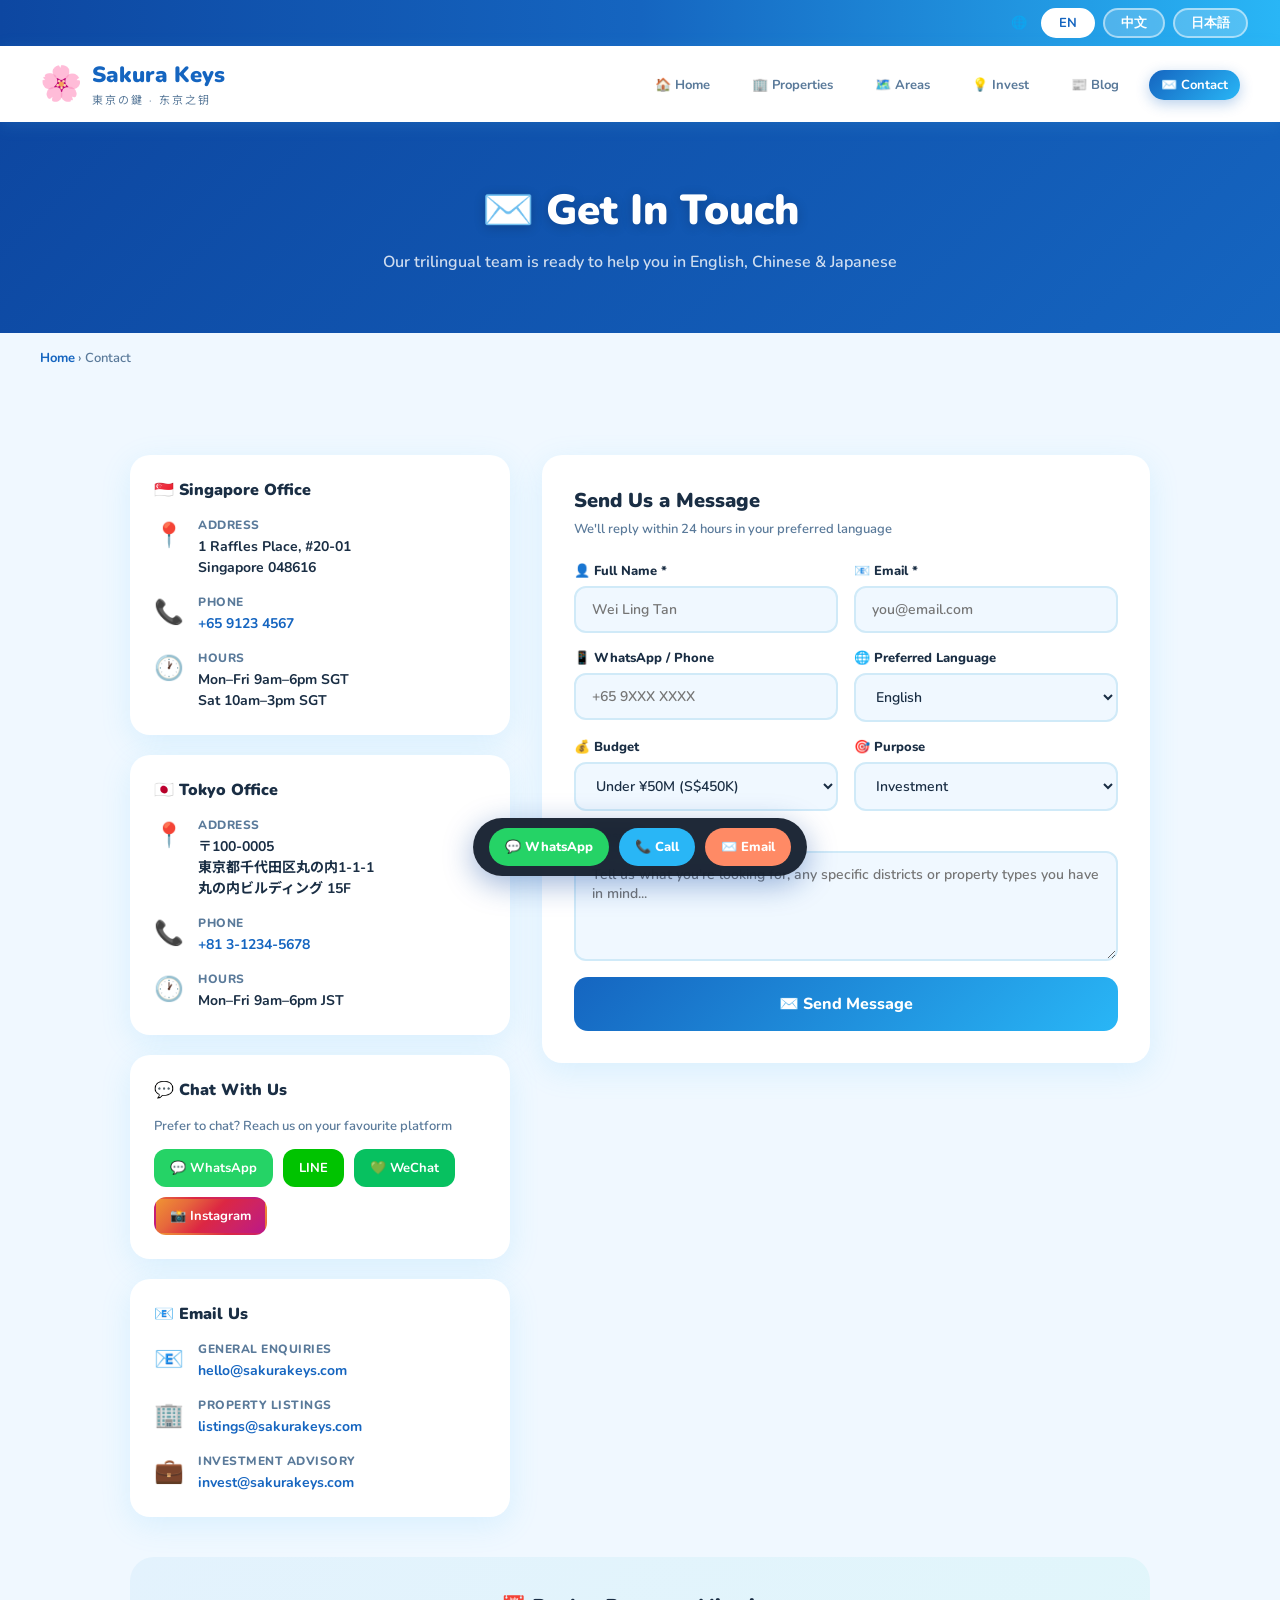
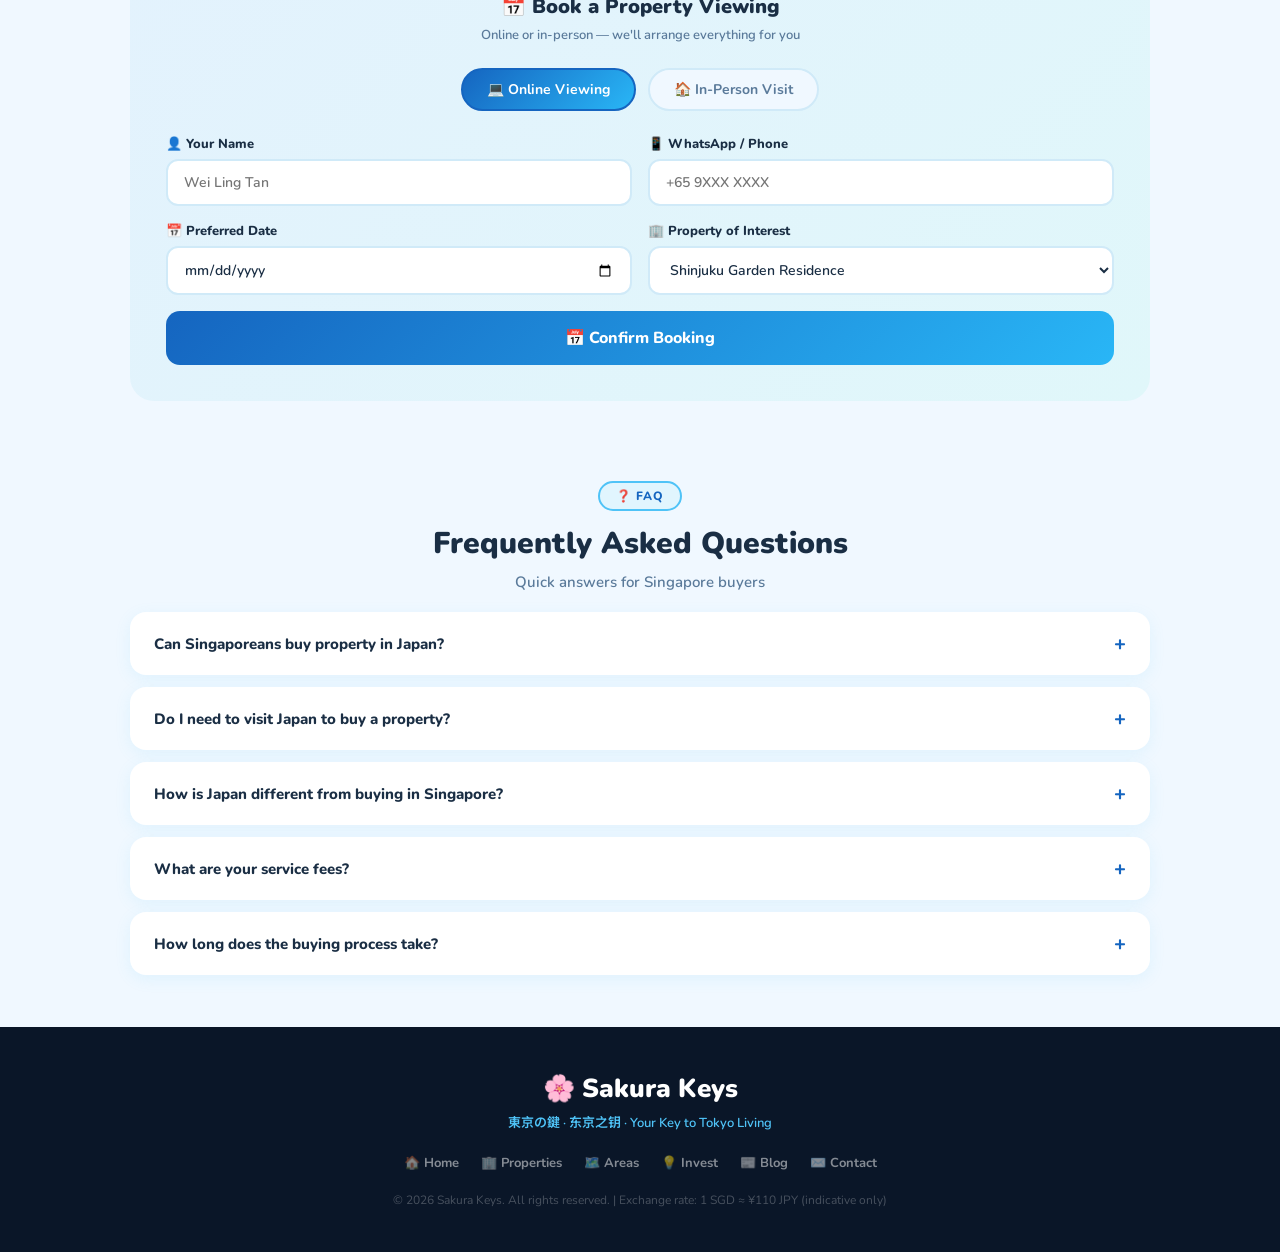
<file: contact.html>
<!DOCTYPE html>
<html lang="en">
<head>
    <meta charset="UTF-8">
    <meta name="viewport" content="width=device-width, initial-scale=1.0">
    <title>Contact | Sakura Keys 🌸</title>
    <link href="https://fonts.googleapis.com/css2?family=Nunito:wght@400;600;700;800;900&family=Noto+Sans+JP:wght@400;700&family=Noto+Sans+SC:wght@400;700&display=swap" rel="stylesheet">
    <link rel="stylesheet" href="css/style.css">
    <style>
        .contact-wrap{padding:40px;max-width:1100px;margin:0 auto}
        .contact-grid{display:grid;grid-template-columns:1fr 1.6fr;gap:32px;margin-top:32px}
        .contact-info{display:flex;flex-direction:column;gap:20px}
        .info-card{background:#fff;border-radius:20px;padding:24px;box-shadow:var(--shadow)}
        .info-card h3{font-size:16px;font-weight:900;color:var(--text);margin-bottom:16px}
        .info-item{display:flex;align-items:flex-start;gap:14px;margin-bottom:16px}
        .info-item:last-child{margin-bottom:0}
        .info-icon{font-size:24px;flex-shrink:0;margin-top:2px}
        .info-label{font-size:12px;font-weight:800;color:var(--text-mid);text-transform:uppercase;letter-spacing:0.5px;margin-bottom:3px}
        .info-value{font-size:14px;font-weight:700;color:var(--text);line-height:1.5}
        .info-value a{color:var(--sky-dark);text-decoration:none}
        .info-value a:hover{text-decoration:underline}
        .social-links{display:flex;gap:10px;flex-wrap:wrap;margin-top:4px}
        .social-btn{display:flex;align-items:center;gap:6px;padding:8px 14px;border-radius:12px;font-size:13px;font-weight:700;text-decoration:none;transition:all 0.3s;border:2px solid transparent}
        .social-btn:hover{transform:scale(1.05)}
        .social-wa{background:#25D366;color:#fff}
        .social-line{background:#00C300;color:#fff}
        .social-wechat{background:#07C160;color:#fff}
        .social-ig{background:linear-gradient(135deg,#f09433,#e6683c,#dc2743,#cc2366,#bc1888);color:#fff}
        .form-card{background:#fff;border-radius:20px;padding:32px;box-shadow:var(--shadow)}
        .form-card h3{font-size:20px;font-weight:900;color:var(--text);margin-bottom:6px}
        .form-card p{font-size:13px;color:var(--text-mid);font-weight:600;margin-bottom:24px}
        .form-row{display:grid;grid-template-columns:1fr 1fr;gap:16px;margin-bottom:16px}
        .form-group{display:flex;flex-direction:column;gap:6px;margin-bottom:16px}
        .form-group label{font-size:13px;font-weight:800;color:var(--text)}
        .form-group input,.form-group select,.form-group textarea{border:2px solid #d0eaf8;border-radius:12px;padding:12px 16px;font-size:14px;font-family:'Nunito',sans-serif;font-weight:600;color:var(--text);outline:none;transition:border 0.3s;background:var(--sky-pale)}
        .form-group input:focus,.form-group select:focus,.form-group textarea:focus{border-color:var(--sky-mid);background:#fff}
        .form-group textarea{resize:vertical;min-height:110px}
        .form-submit{width:100%;background:linear-gradient(135deg,var(--sky-dark),var(--sky-mid));color:#fff;border:none;padding:16px;border-radius:14px;font-size:16px;font-weight:800;font-family:'Nunito',sans-serif;cursor:pointer;transition:all 0.3s}
        .form-submit:hover{transform:scale(1.02);box-shadow:0 6px 20px rgba(21,101,192,0.3)}
        .booking-section{background:linear-gradient(135deg,#E3F2FD,#E0F7FA);border-radius:24px;padding:36px;margin-top:40px}
        .booking-section h3{font-size:20px;font-weight:900;color:var(--text);margin-bottom:6px;text-align:center}
        .booking-section p{font-size:13px;color:var(--text-mid);font-weight:600;margin-bottom:24px;text-align:center}
        .type-btns{display:flex;gap:12px;justify-content:center;margin-bottom:24px;flex-wrap:wrap}
        .type-btn{padding:10px 24px;border-radius:25px;border:2px solid #d0eaf8;background:var(--sky-pale);cursor:pointer;font-size:14px;font-weight:700;font-family:'Nunito',sans-serif;transition:all 0.3s;color:var(--text-mid)}
        .type-btn.active{background:linear-gradient(135deg,var(--sky-dark),var(--sky-mid));border-color:var(--sky-dark);color:#fff}
        .booking-grid{display:grid;grid-template-columns:1fr 1fr;gap:16px;margin-bottom:16px}
        .booking-group{display:flex;flex-direction:column;gap:6px}
        .booking-group label{font-size:13px;font-weight:800;color:var(--text)}
        .booking-group input,.booking-group select{border:2px solid #d0eaf8;border-radius:12px;padding:12px 16px;font-size:14px;font-family:'Nunito',sans-serif;font-weight:600;color:var(--text);outline:none;background:#fff}
        .booking-group input:focus,.booking-group select:focus{border-color:var(--sky-mid)}
        .faq-section{margin-top:40px}
        .faq-item{background:#fff;border-radius:16px;margin-bottom:12px;overflow:hidden;box-shadow:0 4px 16px rgba(79,195,247,0.1)}
        .faq-q{padding:18px 24px;font-size:15px;font-weight:800;color:var(--text);cursor:pointer;display:flex;justify-content:space-between;align-items:center;transition:background 0.3s}
        .faq-q:hover{background:var(--sky-lt)}
        .faq-icon{font-size:20px;color:var(--sky-dark);transition:transform 0.3s}
        .faq-a{display:none;padding:16px 24px 20px;font-size:14px;color:var(--text-mid);line-height:1.7;font-weight:600;border-top:1px solid var(--sky-lt)}
        .faq-a.open{display:block}
        @media(max-width:900px){
            .contact-wrap{padding:20px}
            .contact-grid{grid-template-columns:1fr}
            .form-row{grid-template-columns:1fr}
            .booking-grid{grid-template-columns:1fr}
        }
    </style>
</head>
<body>

<div class="lang-bar">
    <span style="color:rgba(255,255,255,0.7);font-size:13px;font-weight:700;margin-right:6px;">🌐</span>
    <button class="lang-btn active" onclick="setLang('en',this)">EN</button>
    <button class="lang-btn" onclick="setLang('zh',this)">中文</button>
    <button class="lang-btn" onclick="setLang('ja',this)">日本語</button>
</div>

<nav>
    <a class="logo" href="index.html"><div class="logo-icon">🌸</div><div><div class="logo-main">Sakura Keys</div><div class="logo-sub">東京の鍵 · 东京之钥</div></div></a>
    <ul class="nav-links">
        <li><a href="index.html" data-nav-en="🏠 Home" data-nav-zh="🏠 首页" data-nav-ja="🏠 ホーム">🏠 Home</a></li>
        <li><a href="properties.html" data-nav-en="🏢 Properties" data-nav-zh="🏢 房源" data-nav-ja="🏢 物件">🏢 Properties</a></li>
        <li><a href="areas.html" data-nav-en="🗺️ Areas" data-nav-zh="🗺️ 区域" data-nav-ja="🗺️ エリア">🗺️ Areas</a></li>
        <li><a href="invest.html" data-nav-en="💡 Invest" data-nav-zh="💡 投资" data-nav-ja="💡 投資">💡 Invest</a></li>
        <li><a href="blog.html" data-nav-en="📰 Blog" data-nav-zh="📰 资讯" data-nav-ja="📰 ブログ">📰 Blog</a></li>
        <li><a href="contact.html" class="nav-cta" data-nav-en="✉️ Contact" data-nav-zh="✉️ 联系" data-nav-ja="✉️ お問い合わせ">✉️ Contact</a></li>
    </ul>
</nav>

<div class="page-hero">
    <div class="page-hero-content">
        <h1><span data-lang="en">✉️ Get In Touch</span><span data-lang="zh">✉️ 联系我们</span><span data-lang="ja">✉️ お問い合わせ</span></h1>
        <p><span data-lang="en">Our trilingual team is ready to help you in English, Chinese & Japanese</span><span data-lang="zh">我们的三语团队随时为您提供英语、中文和日语服务</span><span data-lang="ja">英語・中国語・日本語対応チームがサポートします</span></p>
    </div>
</div>

<div class="breadcrumb"><a href="index.html">Home</a> › <span data-lang="en">Contact</span><span data-lang="zh">联系</span><span data-lang="ja">お問い合わせ</span></div>

<div class="contact-wrap">
    <div class="contact-grid">

        <!-- LEFT: CONTACT INFO -->
        <div class="contact-info">

            <div class="info-card">
                <h3>🇸🇬 <span data-lang="en">Singapore Office</span><span data-lang="zh">新加坡办公室</span><span data-lang="ja">シンガポールオフィス</span></h3>
                <div class="info-item">
                    <div class="info-icon">📍</div>
                    <div>
                        <div class="info-label"><span data-lang="en">Address</span><span data-lang="zh">地址</span><span data-lang="ja">住所</span></div>
                        <div class="info-value">1 Raffles Place, #20-01<br>Singapore 048616</div>
                    </div>
                </div>
                <div class="info-item">
                    <div class="info-icon">📞</div>
                    <div>
                        <div class="info-label"><span data-lang="en">Phone</span><span data-lang="zh">电话</span><span data-lang="ja">電話</span></div>
                        <div class="info-value"><a href="tel:+6591234567">+65 9123 4567</a></div>
                    </div>
                </div>
                <div class="info-item">
                    <div class="info-icon">🕐</div>
                    <div>
                        <div class="info-label"><span data-lang="en">Hours</span><span data-lang="zh">营业时间</span><span data-lang="ja">営業時間</span></div>
                        <div class="info-value">
                            <span data-lang="en">Mon–Fri 9am–6pm SGT<br>Sat 10am–3pm SGT</span>
                            <span data-lang="zh">周一至周五 上午9点–下午6点<br>周六 上午10点–下午3点</span>
                            <span data-lang="ja">月〜金 9:00〜18:00 SGT<br>土 10:00〜15:00 SGT</span>
                        </div>
                    </div>
                </div>
            </div>

            <div class="info-card">
                <h3>🇯🇵 <span data-lang="en">Tokyo Office</span><span data-lang="zh">东京办公室</span><span data-lang="ja">東京オフィス</span></h3>
                <div class="info-item">
                    <div class="info-icon">📍</div>
                    <div>
                        <div class="info-label"><span data-lang="en">Address</span><span data-lang="zh">地址</span><span data-lang="ja">住所</span></div>
                        <div class="info-value">〒100-0005<br>東京都千代田区丸の内1-1-1<br>丸の内ビルディング 15F</div>
                    </div>
                </div>
                <div class="info-item">
                    <div class="info-icon">📞</div>
                    <div>
                        <div class="info-label"><span data-lang="en">Phone</span><span data-lang="zh">电话</span><span data-lang="ja">電話</span></div>
                        <div class="info-value"><a href="tel:+81312345678">+81 3-1234-5678</a></div>
                    </div>
                </div>
                <div class="info-item">
                    <div class="info-icon">🕐</div>
                    <div>
                        <div class="info-label"><span data-lang="en">Hours</span><span data-lang="zh">营业时间</span><span data-lang="ja">営業時間</span></div>
                        <div class="info-value">
                            <span data-lang="en">Mon–Fri 9am–6pm JST</span>
                            <span data-lang="zh">周一至周五 上午9点–下午6点（日本时间）</span>
                            <span data-lang="ja">月〜金 9:00〜18:00 JST</span>
                        </div>
                    </div>
                </div>
            </div>

            <div class="info-card">
                <h3>💬 <span data-lang="en">Chat With Us</span><span data-lang="zh">即时联系</span><span data-lang="ja">チャットで連絡</span></h3>
                <p style="font-size:13px;color:var(--text-mid);font-weight:600;margin-bottom:14px">
                    <span data-lang="en">Prefer to chat? Reach us on your favourite platform</span>
                    <span data-lang="zh">喜欢聊天？在您最常用的平台上联系我们</span>
                    <span data-lang="ja">チャットでのお問い合わせはこちら</span>
                </p>
                <div class="social-links">
                    <a href="https://wa.me/6591234567" target="_blank" class="social-btn social-wa">💬 WhatsApp</a>
                    <a href="#" class="social-btn social-line">LINE</a>
                    <a href="#" class="social-btn social-wechat">💚 WeChat</a>
                    <a href="#" class="social-btn social-ig">📸 Instagram</a>
                </div>
            </div>

            <div class="info-card">
                <h3>📧 <span data-lang="en">Email Us</span><span data-lang="zh">发送邮件</span><span data-lang="ja">メールでのお問い合わせ</span></h3>
                <div class="info-item">
                    <div class="info-icon">📧</div>
                    <div>
                        <div class="info-label"><span data-lang="en">General Enquiries</span><span data-lang="zh">一般咨询</span><span data-lang="ja">一般的なお問い合わせ</span></div>
                        <div class="info-value"><a href="mailto:hello@sakurakeys.com">hello@sakurakeys.com</a></div>
                    </div>
                </div>
                <div class="info-item">
                    <div class="info-icon">🏢</div>
                    <div>
                        <div class="info-label"><span data-lang="en">Property Listings</span><span data-lang="zh">房源咨询</span><span data-lang="ja">物件のお問い合わせ</span></div>
                        <div class="info-value"><a href="mailto:listings@sakurakeys.com">listings@sakurakeys.com</a></div>
                    </div>
                </div>
                <div class="info-item" style="margin-bottom:0">
                    <div class="info-icon">💼</div>
                    <div>
                        <div class="info-label"><span data-lang="en">Investment Advisory</span><span data-lang="zh">投资咨询</span><span data-lang="ja">投資アドバイザリー</span></div>
                        <div class="info-value"><a href="mailto:invest@sakurakeys.com">invest@sakurakeys.com</a></div>
                    </div>
                </div>
            </div>

        </div>

        <!-- RIGHT: CONTACT FORM -->
        <div>
            <div class="form-card" id="contactFormWrap">
                <h3>
                    <span data-lang="en">Send Us a Message</span>
                    <span data-lang="zh">给我们留言</span>
                    <span data-lang="ja">メッセージを送る</span>
                </h3>
                <p>
                    <span data-lang="en">We'll reply within 24 hours in your preferred language</span>
                    <span data-lang="zh">我们将在24小时内以您偏好的语言回复</span>
                    <span data-lang="ja">ご希望の言語で24時間以内にご返信します</span>
                </p>
                <div class="form-row">
                    <div class="form-group" style="margin-bottom:0">
                        <label>👤 <span data-lang="en">Full Name *</span><span data-lang="zh">姓名 *</span><span data-lang="ja">お名前 *</span></label>
                        <input type="text" placeholder="Wei Ling Tan" required>
                    </div>
                    <div class="form-group" style="margin-bottom:0">
                        <label>📧 <span data-lang="en">Email *</span><span data-lang="zh">电子邮件 *</span><span data-lang="ja">メール *</span></label>
                        <input type="email" placeholder="you@email.com" required>
                    </div>
                </div>
                <div class="form-row">
                    <div class="form-group" style="margin-bottom:0">
                        <label>📱 <span data-lang="en">WhatsApp / Phone</span><span data-lang="zh">WhatsApp / 电话</span><span data-lang="ja">WhatsApp / 電話</span></label>
                        <input type="tel" placeholder="+65 9XXX XXXX">
                    </div>
                    <div class="form-group" style="margin-bottom:0">
                        <label>🌐 <span data-lang="en">Preferred Language</span><span data-lang="zh">首选语言</span><span data-lang="ja">希望言語</span></label>
                        <select>
                            <option>English</option>
                            <option>中文 (Chinese)</option>
                            <option>日本語 (Japanese)</option>
                        </select>
                    </div>
                </div>
                <div class="form-row">
                    <div class="form-group" style="margin-bottom:0">
                        <label>💰 <span data-lang="en">Budget</span><span data-lang="zh">预算</span><span data-lang="ja">ご予算</span></label>
                        <select>
                            <option>Under ¥50M (S$450K)</option>
                            <option>¥50M–¥100M (S$450K–900K)</option>
                            <option>¥100M–¥200M (S$900K–1.8M)</option>
                            <option>¥200M+ (S$1.8M+)</option>
                        </select>
                    </div>
                    <div class="form-group" style="margin-bottom:0">
                        <label>🎯 <span data-lang="en">Purpose</span><span data-lang="zh">购房目的</span><span data-lang="ja">購入目的</span></label>
                        <select>
                            <option><span data-lang="en">Investment</span></option>
                            <option><span data-lang="en">Own Use / Relocation</span></option>
                            <option><span data-lang="en">Both</span></option>
                        </select>
                    </div>
                </div>
                <div class="form-group">
                    <label>💬 <span data-lang="en">Message</span><span data-lang="zh">留言</span><span data-lang="ja">メッセージ</span></label>
                    <textarea placeholder="Tell us what you're looking for, any specific districts or property types you have in mind..."></textarea>
                </div>
                <button class="form-submit" onclick="submitContact(this)">
                    ✉️ <span data-lang="en">Send Message</span><span data-lang="zh">发送留言</span><span data-lang="ja">送信する</span>
                </button>
                <div id="contactSuccess" style="display:none;text-align:center;padding:24px">
                    <div style="font-size:52px;margin-bottom:12px">✅</div>
                    <p style="color:var(--sky-dark);font-size:17px;font-weight:800">
                        <span data-lang="en">Message sent! We'll reply within 24 hours. 🌸</span>
                        <span data-lang="zh">留言已发送！我们将在24小时内回复。🌸</span>
                        <span data-lang="ja">送信完了！24時間以内にご返信します。🌸</span>
                    </p>
                </div>
            </div>
        </div>
    </div>

    <!-- BOOK A VIEWING -->
    <div class="booking-section">
        <h3>📅 <span data-lang="en">Book a Property Viewing</span><span data-lang="zh">预约看房</span><span data-lang="ja">内覧予約</span></h3>
        <p>
            <span data-lang="en">Online or in-person — we'll arrange everything for you</span>
            <span data-lang="zh">线上或线下看房，我们为你安排一切</span>
            <span data-lang="ja">オンライン・現地内覧、どちらも対応します</span>
        </p>
        <div class="type-btns">
            <button class="type-btn active" onclick="setViewType(this)">
                💻 <span data-lang="en">Online Viewing</span><span data-lang="zh">线上看房</span><span data-lang="ja">オンライン内覧</span>
            </button>
            <button class="type-btn" onclick="setViewType(this)">
                🏠 <span data-lang="en">In-Person Visit</span><span data-lang="zh">现场参观</span><span data-lang="ja">現地内覧</span>
            </button>
        </div>
        <div class="booking-grid">
            <div class="booking-group">
                <label>👤 <span data-lang="en">Your Name</span><span data-lang="zh">姓名</span><span data-lang="ja">お名前</span></label>
                <input type="text" placeholder="Wei Ling Tan">
            </div>
            <div class="booking-group">
                <label>📱 <span data-lang="en">WhatsApp / Phone</span><span data-lang="zh">WhatsApp / 电话</span><span data-lang="ja">WhatsApp / 電話</span></label>
                <input type="tel" placeholder="+65 9XXX XXXX">
            </div>
            <div class="booking-group">
                <label>📅 <span data-lang="en">Preferred Date</span><span data-lang="zh">首选日期</span><span data-lang="ja">ご希望の日程</span></label>
                <input type="date">
            </div>
            <div class="booking-group">
                <label>🏢 <span data-lang="en">Property of Interest</span><span data-lang="zh">感兴趣的房源</span><span data-lang="ja">ご興味の物件</span></label>
                <select>
                    <option>Shinjuku Garden Residence</option>
                    <option>Shibuya Sky Tower</option>
                    <option>Minato Prestige Residence</option>
                    <option>Setagaya Green Villa</option>
                    <option>Chiyoda Imperial View</option>
                    <option>Bunkyo Sakura Penthouse</option>
                    <option><span data-lang="en">Not sure yet</span><span data-lang="zh">还不确定</span><span data-lang="ja">未定</span></option>
                </select>
            </div>
        </div>
        <button style="width:100%;background:linear-gradient(135deg,var(--sky-dark),var(--sky-mid));color:#fff;border:none;padding:16px;border-radius:14px;font-size:16px;font-weight:800;font-family:'Nunito',sans-serif;cursor:pointer;transition:all 0.3s" onclick="submitBooking(this)" onmouseover="this.style.transform='scale(1.02)'" onmouseout="this.style.transform='scale(1)'">
            📅 <span data-lang="en">Confirm Booking</span><span data-lang="zh">确认预约</span><span data-lang="ja">予約を確定する</span>
        </button>
        <div id="bookingSuccess" style="display:none;text-align:center;padding:20px">
            <div style="font-size:48px;margin-bottom:12px">🎉</div>
            <p style="color:var(--sky-dark);font-size:16px;font-weight:800">
                <span data-lang="en">Booking confirmed! We'll contact you within 24 hours.</span>
                <span data-lang="zh">预约成功！我们将在24小时内与您联系。</span>
                <span data-lang="ja">予約が確定しました！24時間以内にご連絡します。</span>
            </p>
        </div>
    </div>

    <!-- FAQ -->
    <div class="faq-section">
        <div class="sec-header" style="padding:40px 0 20px">
            <div class="sec-tag">❓ FAQ</div>
            <h2><span data-lang="en">Frequently Asked Questions</span><span data-lang="zh">常见问题</span><span data-lang="ja">よくある質問</span></h2>
            <p><span data-lang="en">Quick answers for Singapore buyers</span><span data-lang="zh">为新加坡买家提供快速解答</span><span data-lang="ja">シンガポール人購入者向けFAQ</span></p>
        </div>

        <div class="faq-item">
            <div class="faq-q" onclick="toggleFAQ(this)">
                <span><span data-lang="en">Can Singaporeans buy property in Japan?</span><span data-lang="zh">新加坡人可以在日本购买房产吗？</span><span data-lang="ja">シンガポール人は日本で不動産を購入できますか？</span></span>
                <span class="faq-icon">+</span>
            </div>
            <div class="faq-a">
                <span data-lang="en">Yes! Japan has absolutely no restrictions on foreign property ownership. Singaporeans can freely purchase any residential or commercial property in Japan without a special visa or residency permit.</span>
                <span data-lang="zh">可以！日本对外国人购房完全没有限制。新加坡人无需特殊签证或居留许可，可以自由购买日本任何住宅或商业房产。</span>
                <span data-lang="ja">はい！日本には外国人の不動産所有に関する制限は一切ありません。シンガポール人は特別なビザや在留資格なしに、日本の住宅・商業物件を自由に購入できます。</span>
            </div>
        </div>

        <div class="faq-item">
            <div class="faq-q" onclick="toggleFAQ(this)">
                <span><span data-lang="en">Do I need to visit Japan to buy a property?</span><span data-lang="zh">我需要亲自去日本才能购买房产吗？</span><span data-lang="ja">購入のために日本に行く必要がありますか？</span></span>
                <span class="faq-icon">+</span>
            </div>
            <div class="faq-a">
                <span data-lang="en">No! The entire purchase process can be completed remotely from Singapore. We offer virtual property tours, handle all documentation, and can arrange a Power of Attorney so our team completes the registration on your behalf.</span>
                <span data-lang="zh">不需要！整个购买流程可以在新加坡远程完成。我们提供虚拟看房、处理所有文件，并可安排委托书，由我们的团队代表您完成登记。</span>
                <span data-lang="ja">不要です！購入手続き全体をシンガポールからリモートで完結できます。バーチャル内覧・全書類対応・委任状手配により、登記まで代行します。</span>
            </div>
        </div>

        <div class="faq-item">
            <div class="faq-q" onclick="toggleFAQ(this)">
                <span><span data-lang="en">How is Japan different from buying in Singapore?</span><span data-lang="zh">在日本购房与在新加坡购房有何不同？</span><span data-lang="ja">シンガポールでの購入と日本での購入の違いは？</span></span>
                <span class="faq-icon">+</span>
            </div>
            <div class="faq-a">
                <span data-lang="en">The biggest difference: Japan has NO Additional Buyer's Stamp Duty (ABSD). Singapore charges foreigners 60% ABSD — on a S$1M property that's S$600,000 extra! In Japan, total transaction costs are typically 6–8% of the purchase price.</span>
                <span data-lang="zh">最大的区别：日本没有额外买家印花税（ABSD）。新加坡对外国人征收60%的ABSD——购买100万新元的房产需额外支付60万新元！在日本，总交易成本通常为购买价格的6-8%。</span>
                <span data-lang="ja">最大の違い：日本にはABSDがありません。シンガポールは外国人に60%のABSDを課税。100万SGDの物件で60万SGDの追加コストに！日本の総取引コストは通常物件価格の6〜8%です。</span>
            </div>
        </div>

        <div class="faq-item">
            <div class="faq-q" onclick="toggleFAQ(this)">
                <span><span data-lang="en">What are your service fees?</span><span data-lang="zh">你们的服务费用是多少？</span><span data-lang="ja">サービス料金はいくらですか？</span></span>
                <span class="faq-icon">+</span>
            </div>
            <div class="faq-a">
                <span data-lang="en">Our buyer's agent fee is 3% of the purchase price (standard Japanese real estate commission). This covers property search, viewings, negotiation, legal coordination and transaction support. Property management is charged separately at 5–8% of monthly rent.</span>
                <span data-lang="zh">我们的买方代理费为购买价格的3%（日本标准房产佣金）。包括房源搜索、看房、谈判、法律协调和交易支持。房产管理费另行收取，为月租金的5-8%。</span>
                <span data-lang="ja">買主仲介手数料は購入価格の3%（日本標準）。物件探し・内覧・交渉・法的調整・取引サポートが含まれます。管理費は月額家賃の5〜8%で別途請求。</span>
            </div>
        </div>

        <div class="faq-item">
            <div class="faq-q" onclick="toggleFAQ(this)">
                <span><span data-lang="en">How long does the buying process take?</span><span data-lang="zh">购房流程需要多长时间？</span><span data-lang="ja">購入手続きにはどのくらいかかりますか？</span></span>
                <span class="faq-icon">+</span>
            </div>
            <div class="faq-a">
                <span data-lang="en">Typically 4–8 weeks from offer acceptance to ownership registration. This includes due diligence (1–2 weeks), contract signing (1 week), and final payment & registration (2–4 weeks). We'll keep you updated every step of the way.</span>
                <span data-lang="zh">从接受报价到完成所有权登记通常需要4-8周。包括尽职调查（1-2周）、签署合同（1周）以及最终付款和登记（2-4周）。我们将全程为您更新进度。</span>
                <span data-lang="ja">オファー承認から所有権登記まで通常4〜8週間。デューデリジェンス（1〜2週間）・契約締結（1週間）・残代金決済・登記（2〜4週間）。全ステップで進捗をご報告します。</span>
            </div>
        </div>

    </div>
</div>

<footer>
    <div class="footer-logo">🌸 Sakura Keys</div>
    <div class="footer-tag">東京の鍵 · 东京之钥 · Your Key to Tokyo Living</div>
    <div class="footer-links">
        <a href="index.html">🏠 Home</a>
        <a href="properties.html">🏢 Properties</a>
        <a href="areas.html">🗺️ Areas</a>
        <a href="invest.html">💡 Invest</a>
        <a href="blog.html">📰 Blog</a>
        <a href="contact.html">✉️ Contact</a>
    </div>
    <div class="footer-copy">© 2026 Sakura Keys. All rights reserved. | Exchange rate: 1 SGD ≈ ¥110 JPY (indicative only)</div>
</footer>

<div class="float-cta">
    <a href="https://wa.me/6591234567" target="_blank" class="float-btn float-btn-wa">💬 WhatsApp</a>
    <a href="tel:+6591234567" class="float-btn float-btn-call">📞 Call</a>
    <a href="contact.html" class="float-btn float-btn-mail">✉️ Email</a>
</div>

<script src="js/main.js"></script>
</body>
</html>
</file>
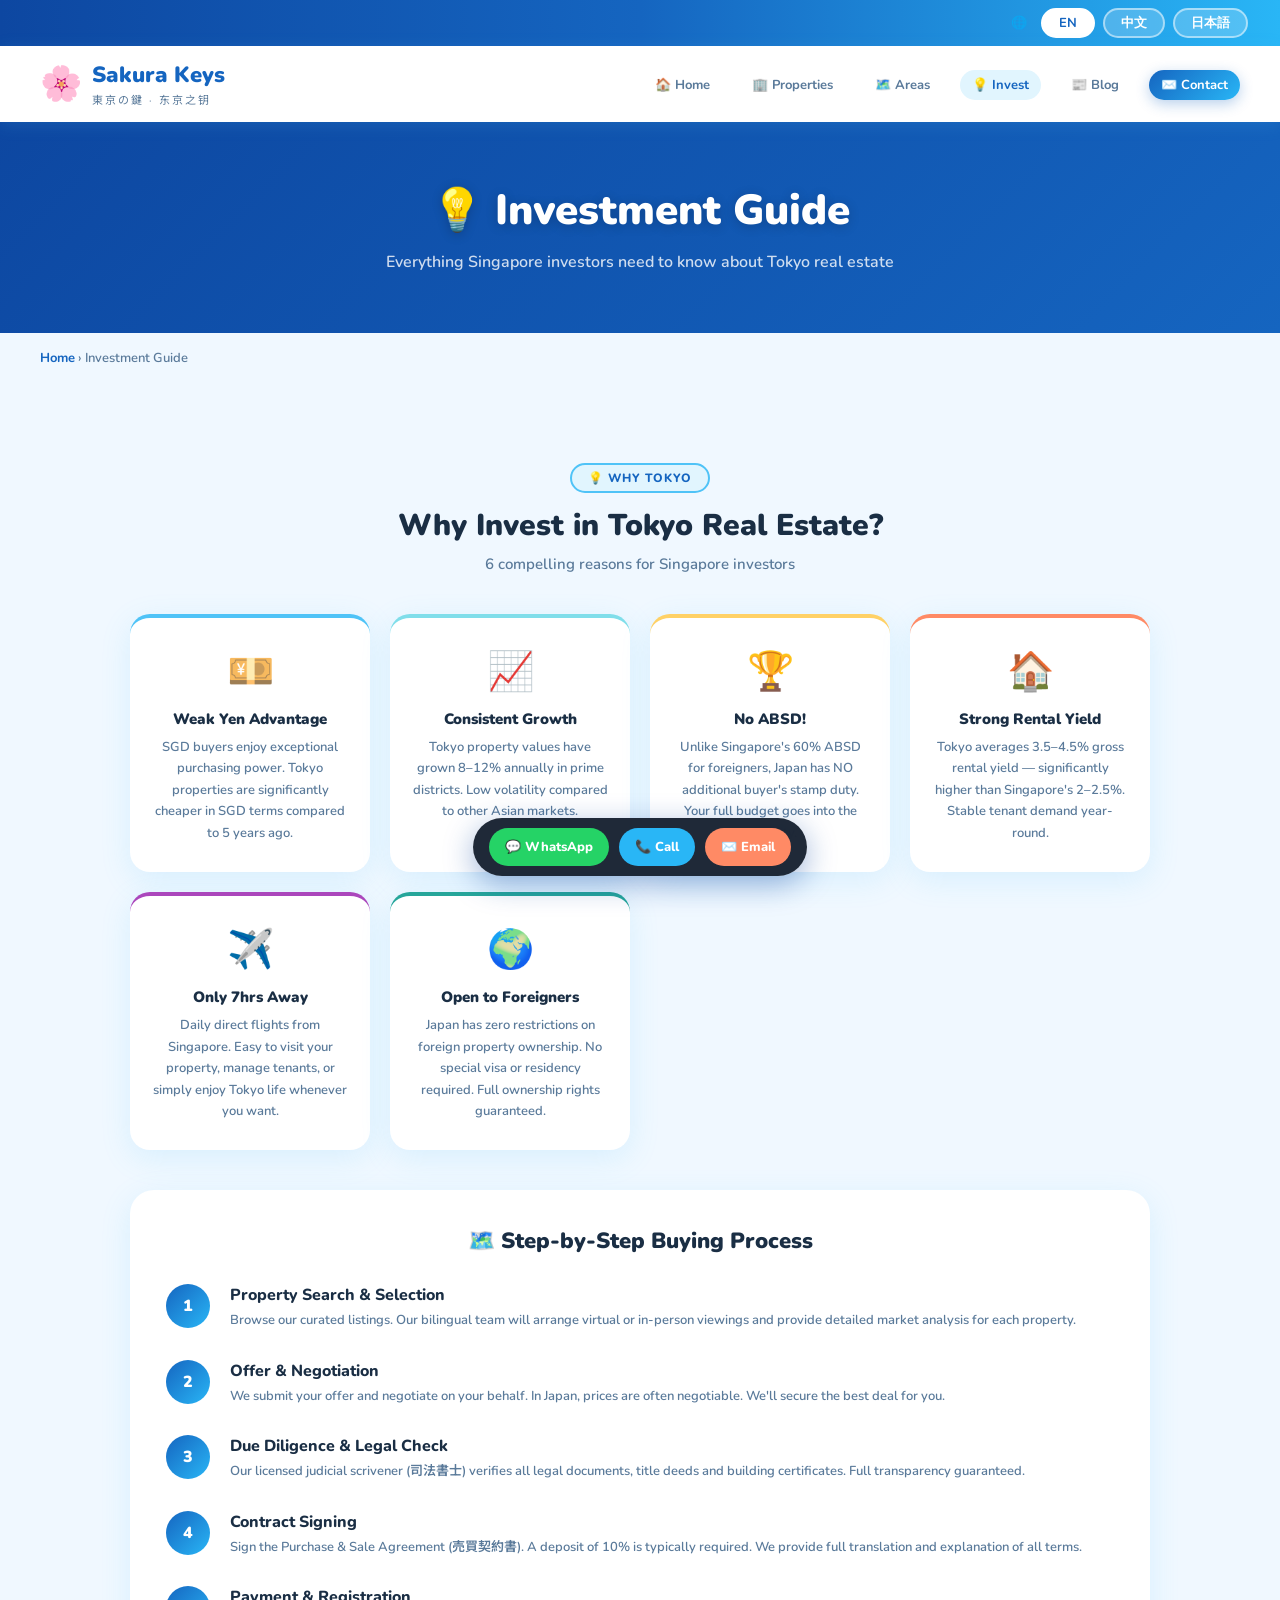
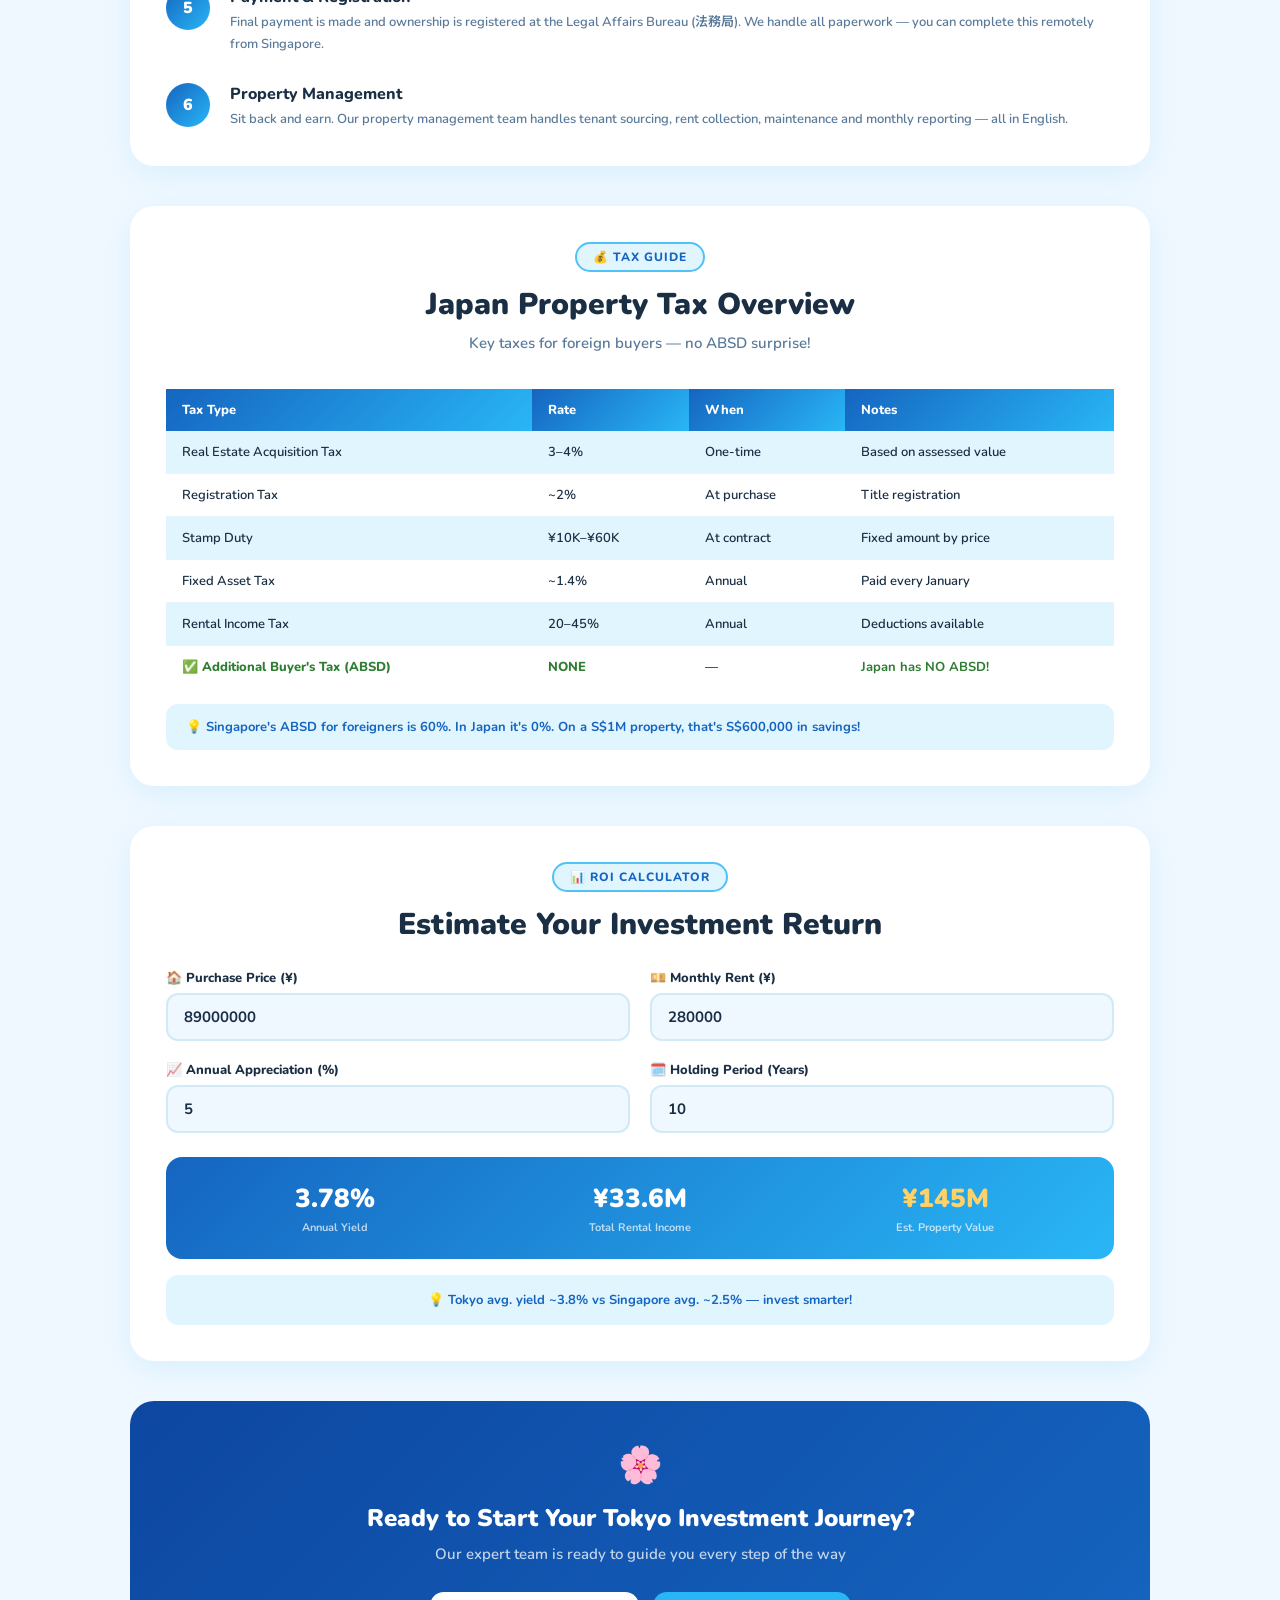
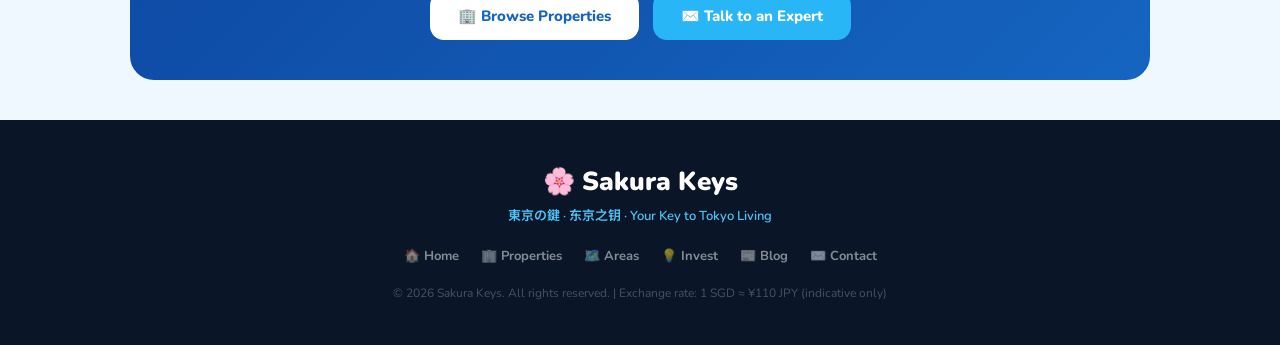
<file: invest.html>
<!DOCTYPE html>
<html lang="en">
<head>
    <meta charset="UTF-8">
    <meta name="viewport" content="width=device-width, initial-scale=1.0">
    <title>Invest | Sakura Keys 🌸</title>
    <link href="https://fonts.googleapis.com/css2?family=Nunito:wght@400;600;700;800;900&family=Noto+Sans+JP:wght@400;700&family=Noto+Sans+SC:wght@400;700&display=swap" rel="stylesheet">
    <link rel="stylesheet" href="css/style.css">
    <style>
        .invest-wrap{padding:40px;max-width:1100px;margin:0 auto}
        .why-grid{display:grid;grid-template-columns:repeat(auto-fill,minmax(230px,1fr));gap:20px;margin-top:30px}
        .why-card{background:#fff;border-radius:20px;padding:28px 22px;box-shadow:var(--shadow);text-align:center;transition:transform 0.3s;border-top:4px solid var(--sky)}
        .why-card:nth-child(2){border-color:var(--mint)}
        .why-card:nth-child(3){border-color:var(--sun)}
        .why-card:nth-child(4){border-color:var(--coral)}
        .why-card:nth-child(5){border-color:#AB47BC}
        .why-card:nth-child(6){border-color:#26A69A}
        .why-card:hover{transform:translateY(-5px)}
        .why-icon{font-size:38px;margin-bottom:12px}
        .why-title{font-size:15px;font-weight:900;color:var(--text);margin-bottom:8px}
        .why-desc{font-size:13px;color:var(--text-mid);line-height:1.65;font-weight:600}
        .steps-wrap{background:#fff;border-radius:24px;padding:36px;box-shadow:var(--shadow);margin-top:40px}
        .steps-wrap h3{font-size:22px;font-weight:900;color:var(--text);margin-bottom:28px;text-align:center}
        .step-item{display:flex;gap:20px;margin-bottom:28px;align-items:flex-start}
        .step-num{background:linear-gradient(135deg,var(--sky-dark),var(--sky-mid));color:#fff;width:44px;height:44px;border-radius:50%;display:flex;align-items:center;justify-content:center;font-size:16px;font-weight:900;flex-shrink:0}
        .step-content h4{font-size:16px;font-weight:800;color:var(--text);margin-bottom:4px}
        .step-content p{font-size:13px;color:var(--text-mid);line-height:1.65;font-weight:600}
        .tax-table{width:100%;border-collapse:collapse;margin-top:16px}
        .tax-table th{background:linear-gradient(135deg,var(--sky-dark),var(--sky-mid));color:#fff;padding:12px 16px;font-size:13px;font-weight:800;text-align:left}
        .tax-table td{padding:12px 16px;font-size:13px;font-weight:600;border-bottom:1px solid #e8f4fd}
        .tax-table tr:nth-child(even) td{background:var(--sky-lt)}
        .tax-table tr:last-child td{border-bottom:none}
        .roi-box{background:#fff;border-radius:24px;padding:36px;box-shadow:var(--shadow);margin-top:40px}
        .roi-grid{display:grid;grid-template-columns:1fr 1fr;gap:20px;margin-bottom:24px}
        .roi-input-group{display:flex;flex-direction:column;gap:6px}
        .roi-input-group label{font-size:13px;font-weight:800;color:var(--text)}
        .roi-input-group input{border:2px solid #d0eaf8;border-radius:12px;padding:12px 16px;font-size:15px;font-family:'Nunito',sans-serif;font-weight:700;color:var(--text);outline:none;background:var(--sky-pale)}
        .roi-result{background:linear-gradient(135deg,var(--sky-dark),var(--sky-mid));border-radius:16px;padding:24px;display:grid;grid-template-columns:repeat(3,1fr);gap:16px;text-align:center}
        .roi-num{font-size:26px;font-weight:900;color:#fff}
        .roi-lbl{font-size:11px;color:rgba(255,255,255,0.7);margin-top:4px;font-weight:700}
        .compare-box{background:var(--sky-lt);border-radius:12px;padding:16px 20px;margin-top:16px;font-size:13px;color:var(--sky-dark);font-weight:700;text-align:center}
        @media(max-width:768px){.invest-wrap{padding:20px}.roi-grid{grid-template-columns:1fr}.roi-result{grid-template-columns:1fr}.why-grid{grid-template-columns:1fr 1fr}}
    </style>
</head>
<body>

<div class="lang-bar">
    <span style="color:rgba(255,255,255,0.7);font-size:13px;font-weight:700;margin-right:6px;">🌐</span>
    <button class="lang-btn active" onclick="setLang('en',this)">EN</button>
    <button class="lang-btn" onclick="setLang('zh',this)">中文</button>
    <button class="lang-btn" onclick="setLang('ja',this)">日本語</button>
</div>

<nav>
    <a class="logo" href="index.html"><div class="logo-icon">🌸</div><div><div class="logo-main">Sakura Keys</div><div class="logo-sub">東京の鍵 · 东京之钥</div></div></a>
    <ul class="nav-links">
        <li><a href="index.html" data-nav-en="🏠 Home" data-nav-zh="🏠 首页" data-nav-ja="🏠 ホーム">🏠 Home</a></li>
        <li><a href="properties.html" data-nav-en="🏢 Properties" data-nav-zh="🏢 房源" data-nav-ja="🏢 物件">🏢 Properties</a></li>
        <li><a href="areas.html" data-nav-en="🗺️ Areas" data-nav-zh="🗺️ 区域" data-nav-ja="🗺️ エリア">🗺️ Areas</a></li>
        <li><a href="invest.html" data-nav-en="💡 Invest" data-nav-zh="💡 投资" data-nav-ja="💡 投資">💡 Invest</a></li>
        <li><a href="blog.html" data-nav-en="📰 Blog" data-nav-zh="📰 资讯" data-nav-ja="📰 ブログ">📰 Blog</a></li>
        <li><a href="contact.html" class="nav-cta" data-nav-en="✉️ Contact" data-nav-zh="✉️ 联系" data-nav-ja="✉️ お問い合わせ">✉️ Contact</a></li>
    </ul>
</nav>

<div class="page-hero">
    <div class="page-hero-content">
        <h1><span data-lang="en">💡 Investment Guide</span><span data-lang="zh">💡 投资指南</span><span data-lang="ja">💡 投資ガイド</span></h1>
        <p><span data-lang="en">Everything Singapore investors need to know about Tokyo real estate</span><span data-lang="zh">新加坡投资者需要了解的东京不动产全攻略</span><span data-lang="ja">シンガポール投資家向け東京不動産完全ガイド</span></p>
    </div>
</div>

<div class="breadcrumb"><a href="index.html">Home</a> › <span data-lang="en">Investment Guide</span><span data-lang="zh">投资指南</span><span data-lang="ja">投資ガイド</span></div>

<div class="invest-wrap">

    <!-- WHY INVEST -->
    <div class="sec-header" style="padding:40px 0 10px">
        <div class="sec-tag">💡 WHY TOKYO</div>
        <h2><span data-lang="en">Why Invest in Tokyo Real Estate?</span><span data-lang="zh">为什么投资东京不动产？</span><span data-lang="ja">なぜ東京不動産に投資するのか？</span></h2>
        <p><span data-lang="en">6 compelling reasons for Singapore investors</span><span data-lang="zh">新加坡投资者的6大理由</span><span data-lang="ja">シンガポール投資家のための6つの理由</span></p>
    </div>

    <div class="why-grid">
        <div class="why-card">
            <div class="why-icon">💴</div>
            <div class="why-title"><span data-lang="en">Weak Yen Advantage</span><span data-lang="zh">日元贬值优势</span><span data-lang="ja">円安メリット</span></div>
            <div class="why-desc"><span data-lang="en">SGD buyers enjoy exceptional purchasing power. Tokyo properties are significantly cheaper in SGD terms compared to 5 years ago.</span><span data-lang="zh">新元买家享有超强购买力。以新元计算，东京房产比5年前便宜得多。</span><span data-lang="ja">SGDの購買力が大幅アップ。5年前と比べ円建て物件がSGDで格段に安くなっています。</span></div>
        </div>
        <div class="why-card">
            <div class="why-icon">📈</div>
            <div class="why-title"><span data-lang="en">Consistent Growth</span><span data-lang="zh">持续增值</span><span data-lang="ja">安定した成長</span></div>
            <div class="why-desc"><span data-lang="en">Tokyo property values have grown 8–12% annually in prime districts. Low volatility compared to other Asian markets.</span><span data-lang="zh">东京优质区域房产年均增值8-12%，与其他亚洲市场相比波动性低。</span><span data-lang="ja">東京の優良エリアは年間8〜12%の価格上昇。他のアジア市場と比べ低ボラティリティ。</span></div>
        </div>
        <div class="why-card">
            <div class="why-icon">🏆</div>
            <div class="why-title"><span data-lang="en">No ABSD!</span><span data-lang="zh">无额外印花税！</span><span data-lang="ja">ABSDなし！</span></div>
            <div class="why-desc"><span data-lang="en">Unlike Singapore's 60% ABSD for foreigners, Japan has NO additional buyer's stamp duty. Your full budget goes into the property.</span><span data-lang="zh">不像新加坡对外国人征收60%的额外买家印花税，日本完全没有！你的全部预算都用于购房。</span><span data-lang="ja">シンガポールの外国人向け60% ABSDとは異なり、日本には追加印紙税がありません！</span></div>
        </div>
        <div class="why-card">
            <div class="why-icon">🏠</div>
            <div class="why-title"><span data-lang="en">Strong Rental Yield</span><span data-lang="zh">强劲租金回报</span><span data-lang="ja">高い賃貸利回り</span></div>
            <div class="why-desc"><span data-lang="en">Tokyo averages 3.5–4.5% gross rental yield — significantly higher than Singapore's 2–2.5%. Stable tenant demand year-round.</span><span data-lang="zh">东京平均毛租金回报率3.5-4.5%，远高于新加坡的2-2.5%，全年租户需求稳定。</span><span data-lang="ja">東京の平均グロス利回り3.5〜4.5%はシンガポールの2〜2.5%を大幅に上回ります。</span></div>
        </div>
        <div class="why-card">
            <div class="why-icon">✈️</div>
            <div class="why-title"><span data-lang="en">Only 7hrs Away</span><span data-lang="zh">仅7小时飞行</span><span data-lang="ja">わずか7時間</span></div>
            <div class="why-desc"><span data-lang="en">Daily direct flights from Singapore. Easy to visit your property, manage tenants, or simply enjoy Tokyo life whenever you want.</span><span data-lang="zh">每日从新加坡直飞。轻松探访你的房产、管理租户，或随时享受东京生活。</span><span data-lang="ja">シンガポールから毎日直行便。物件訪問・テナント管理・東京ライフを気軽に楽しめます。</span></div>
        </div>
        <div class="why-card">
            <div class="why-icon">🌍</div>
            <div class="why-title"><span data-lang="en">Open to Foreigners</span><span data-lang="zh">对外国人开放</span><span data-lang="ja">外国人に開放的</span></div>
            <div class="why-desc"><span data-lang="en">Japan has zero restrictions on foreign property ownership. No special visa or residency required. Full ownership rights guaranteed.</span><span data-lang="zh">日本对外国人购房零限制，无需特殊签证或居留资格，完全所有权有保障。</span><span data-lang="ja">外国人の不動産所有に制限なし。特別なビザや在留資格も不要。完全な所有権が保証されます。</span></div>
        </div>
    </div>

    <!-- BUYING PROCESS -->
    <div class="steps-wrap">
        <h3>🗺️ <span data-lang="en">Step-by-Step Buying Process</span><span data-lang="zh">购房流程详解</span><span data-lang="ja">購入ステップガイド</span></h3>
        <div class="step-item">
            <div class="step-num">1</div>
            <div class="step-content">
                <h4><span data-lang="en">Property Search & Selection</span><span data-lang="zh">房源搜索与选择</span><span data-lang="ja">物件探し・選定</span></h4>
                <p><span data-lang="en">Browse our curated listings. Our bilingual team will arrange virtual or in-person viewings and provide detailed market analysis for each property.</span><span data-lang="zh">浏览我们精选的房源。我们的双语团队将安排线上或现场看房，并为每个房产提供详细的市场分析。</span><span data-lang="ja">厳選物件をご覧ください。バイリンガルチームがオンライン・現地内覧を手配し、詳細な市場分析をご提供します。</span></p>
            </div>
        </div>
        <div class="step-item">
            <div class="step-num">2</div>
            <div class="step-content">
                <h4><span data-lang="en">Offer & Negotiation</span><span data-lang="zh">出价与谈判</span><span data-lang="ja">オファー・交渉</span></h4>
                <p><span data-lang="en">We submit your offer and negotiate on your behalf. In Japan, prices are often negotiable. We'll secure the best deal for you.</span><span data-lang="zh">我们代表您提交报价并进行谈判。在日本，价格通常可以协商，我们将为您争取最优条件。</span><span data-lang="ja">代理でオファーを提出し交渉します。日本では価格交渉が可能なケースも多く、最良の条件を引き出します。</span></p>
            </div>
        </div>
        <div class="step-item">
            <div class="step-num">3</div>
            <div class="step-content">
                <h4><span data-lang="en">Due Diligence & Legal Check</span><span data-lang-zh="尽职调查与法律审查" data-lang="zh">尽职调查与法律审查</span><span data-lang="ja">デューデリジェンス・法的確認</span></h4>
                <p><span data-lang="en">Our licensed judicial scrivener (司法書士) verifies all legal documents, title deeds and building certificates. Full transparency guaranteed.</span><span data-lang="zh">我们的持牌司法书士核实所有法律文件、产权证书和建筑证明，全程透明。</span><span data-lang="ja">司法書士が全ての法的書類・権利証・建築確認書を確認。完全な透明性を保証します。</span></p>
            </div>
        </div>
        <div class="step-item">
            <div class="step-num">4</div>
            <div class="step-content">
                <h4><span data-lang="en">Contract Signing</span><span data-lang="zh">签署合同</span><span data-lang="ja">契約締結</span></h4>
                <p><span data-lang="en">Sign the Purchase & Sale Agreement (売買契約書). A deposit of 10% is typically required. We provide full translation and explanation of all terms.</span><span data-lang="zh">签署买卖合同（売買契約書），通常需要支付10%定金。我们提供全文翻译和所有条款说明。</span><span data-lang="ja">売買契約書に署名。通常10%の手付金が必要です。全条項の翻訳・説明をご提供します。</span></p>
            </div>
        </div>
        <div class="step-item">
            <div class="step-num">5</div>
            <div class="step-content">
                <h4><span data-lang="en">Payment & Registration</span><span data-lang="zh">付款与登记</span><span data-lang="ja">決済・登記</span></h4>
                <p><span data-lang="en">Final payment is made and ownership is registered at the Legal Affairs Bureau (法務局). We handle all paperwork — you can complete this remotely from Singapore.</span><span data-lang="zh">完成最终付款，在法务局办理所有权登记。我们处理所有文件——您可以在新加坡远程完成。</span><span data-lang="ja">残代金決済後、法務局で所有権登記。全書類を代行処理。シンガポールからリモートで完結可能です。</span></p>
            </div>
        </div>
        <div class="step-item" style="margin-bottom:0">
            <div class="step-num">6</div>
            <div class="step-content">
                <h4><span data-lang="en">Property Management</span><span data-lang="zh">房产管理</span><span data-lang="ja">物件管理</span></h4>
                <p><span data-lang="en">Sit back and earn. Our property management team handles tenant sourcing, rent collection, maintenance and monthly reporting — all in English.</span><span data-lang="zh">坐享收益。我们的房产管理团队负责寻找租户、收取租金、维修保养和月度报告——全程英语服务。</span><span data-lang="ja">あとはお任せください。テナント募集・家賃回収・メンテナンス・月次レポートを英語で全対応。</span></p>
            </div>
        </div>
    </div>

    <!-- TAX GUIDE -->
    <div style="background:#fff;border-radius:24px;padding:36px;box-shadow:var(--shadow);margin-top:40px">
        <div class="sec-header" style="padding:0 0 20px">
            <div class="sec-tag">💰 TAX GUIDE</div>
            <h2><span data-lang="en">Japan Property Tax Overview</span><span data-lang="zh">日本房产税务概览</span><span data-lang="ja">日本不動産税金ガイド</span></h2>
            <p><span data-lang="en">Key taxes for foreign buyers — no ABSD surprise!</span><span data-lang="zh">外国买家的主要税费——没有额外印花税的惊喜！</span><span data-lang="ja">外国人購入者の主な税金 — ABSDなし！</span></p>
        </div>
        <table class="tax-table">
            <tr>
                <th><span data-lang="en">Tax Type</span><span data-lang="zh">税种</span><span data-lang="ja">税金の種類</span></th>
                <th><span data-lang="en">Rate</span><span data-lang="zh">税率</span><span data-lang="ja">税率</span></th>
                <th><span data-lang="en">When</span><span data-lang="zh">时间</span><span data-lang="ja">タイミング</span></th>
                <th><span data-lang="en">Notes</span><span data-lang="zh">备注</span><span data-lang="ja">備考</span></th>
            </tr>
            <tr>
                <td><span data-lang="en">Real Estate Acquisition Tax</span><span data-lang="zh">不动产取得税</span><span data-lang="ja">不動産取得税</span></td>
                <td>3–4%</td>
                <td><span data-lang="en">One-time</span><span data-lang="zh">一次性</span><span data-lang="ja">一回のみ</span></td>
                <td><span data-lang="en">Based on assessed value</span><span data-lang="zh">基于评估价值</span><span data-lang="ja">評価額ベース</span></td>
            </tr>
            <tr>
                <td><span data-lang="en">Registration Tax</span><span data-lang="zh">登记税</span><span data-lang="ja">登録免許税</span></td>
                <td>~2%</td>
                <td><span data-lang="en">At purchase</span><span data-lang="zh">购买时</span><span data-lang="ja">購入時</span></td>
                <td><span data-lang="en">Title registration</span><span data-lang="zh">产权登记</span><span data-lang="ja">所有権登記</span></td>
            </tr>
            <tr>
                <td><span data-lang="en">Stamp Duty</span><span data-lang="zh">印花税</span><span data-lang="ja">印紙税</span></td>
                <td>¥10K–¥60K</td>
                <td><span data-lang="en">At contract</span><span data-lang="zh">签约时</span><span data-lang="ja">契約時</span></td>
                <td><span data-lang="en">Fixed amount by price</span><span data-lang="zh">按价格固定金额</span><span data-lang="ja">物件価格に応じた定額</span></td>
            </tr>
            <tr>
                <td><span data-lang="en">Fixed Asset Tax</span><span data-lang="zh">固定资产税</span><span data-lang="ja">固定資産税</span></td>
                <td>~1.4%</td>
                <td><span data-lang="en">Annual</span><span data-lang="zh">每年</span><span data-lang="ja">毎年</span></td>
                <td><span data-lang="en">Paid every January</span><span data-lang="zh">每年1月缴纳</span><span data-lang="ja">毎年1月に納付</span></td>
            </tr>
            <tr>
                <td><span data-lang="en">Rental Income Tax</span><span data-lang="zh">租金收入税</span><span data-lang="ja">賃料所得税</span></td>
                <td>20–45%</td>
                <td><span data-lang="en">Annual</span><span data-lang="zh">每年</span><span data-lang="ja">毎年</span></td>
                <td><span data-lang="en">Deductions available</span><span data-lang="zh">可享受扣除</span><span data-lang="ja">控除適用可</span></td>
            </tr>
            <tr>
                <td style="color:#2e7d32;font-weight:800"><span data-lang="en">✅ Additional Buyer's Tax (ABSD)</span><span data-lang="zh">✅ 额外买家印花税</span><span data-lang="ja">✅ 追加購入者税</span></td>
                <td style="color:#2e7d32;font-weight:800">NONE</td>
                <td>—</td>
                <td style="color:#2e7d32;font-weight:700"><span data-lang="en">Japan has NO ABSD!</span><span data-lang="zh">日本没有额外印花税！</span><span data-lang="ja">日本にABSDはありません！</span></td>
            </tr>
        </table>
        <div style="background:var(--sky-lt);border-radius:12px;padding:14px 20px;margin-top:16px;font-size:13px;color:var(--sky-dark);font-weight:700">
            💡 <span data-lang="en">Singapore's ABSD for foreigners is 60%. In Japan it's 0%. On a S$1M property, that's S$600,000 in savings!</span>
            <span data-lang="zh">新加坡对外国人的额外买家印花税高达60%，而日本是0%。购买100万新元的房产，可节省60万新元！</span>
            <span data-lang="ja">シンガポールの外国人向けABSDは60%。日本は0%。100万SGDの物件なら60万SGDの節約になります！</span>
        </div>
    </div>

    <!-- ROI CALCULATOR -->
    <div class="roi-box">
        <div class="sec-header" style="padding:0 0 24px">
            <div class="sec-tag">📊 ROI CALCULATOR</div>
            <h2><span data-lang="en">Estimate Your Investment Return</span><span data-lang="zh">估算你的投资回报</span><span data-lang="ja">投資リターンを試算</span></h2>
        </div>
        <div class="roi-grid">
            <div class="roi-input-group">
                <label><span data-lang="en">🏠 Purchase Price (¥)</span><span data-lang="zh">🏠 购买价格（日元）</span><span data-lang="ja">🏠 購入価格（円）</span></label>
                <input id="roiPrice" type="number" value="89000000" oninput="calcROI()">
            </div>
            <div class="roi-input-group">
                <label><span data-lang="en">💴 Monthly Rent (¥)</span><span data-lang="zh">💴 月租金（日元）</span><span data-lang="ja">💴 月額家賃（円）</span></label>
                <input id="roiRent" type="number" value="280000" oninput="calcROI()">
            </div>
            <div class="roi-input-group">
                <label><span data-lang="en">📈 Annual Appreciation (%)</span><span data-lang="zh">📈 年增值率（%）</span><span data-lang="ja">📈 年間値上がり率（%）</span></label>
                <input id="roiAppreciation" type="number" value="5" oninput="calcROI()">
            </div>
            <div class="roi-input-group">
                <label><span data-lang="en">🗓️ Holding Period (Years)</span><span data-lang="zh">🗓️ 持有年限</span><span data-lang="ja">🗓️ 保有期間（年）</span></label>
                <input id="roiYears" type="number" value="10" oninput="calcROI()">
            </div>
        </div>
        <div class="roi-result">
            <div><div id="roiYield" class="roi-num">3.77%</div><div class="roi-lbl"><span data-lang="en">Annual Yield</span><span data-lang="zh">年回报率</span><span data-lang="ja">年間利回り</span></div></div>
            <div><div id="roiTotal" class="roi-num">¥33.6M</div><div class="roi-lbl"><span data-lang="en">Total Rental Income</span><span data-lang="zh">总租金收入</span><span data-lang="ja">総賃料収入</span></div></div>
            <div><div id="roiValue" class="roi-num" style="color:var(--sun)">¥145M</div><div class="roi-lbl"><span data-lang="en">Est. Property Value</span><span data-lang="zh">预估房产价值</span><span data-lang="ja">予想物件価値</span></div></div>
        </div>
        <div class="compare-box">
            💡 <span data-lang="en">Tokyo avg. yield ~3.8% vs Singapore avg. ~2.5% — invest smarter!</span>
            <span data-lang="zh">东京平均回报率约3.8% vs 新加坡约2.5% — 更明智的投资！</span>
            <span data-lang="ja">東京平均利回り約3.8% vs シンガポール約2.5% — より賢い投資を！</span>
        </div>
    </div>

    <!-- CTA -->
    <div style="background:linear-gradient(135deg,var(--navy),var(--sky-dark));border-radius:24px;padding:40px;text-align:center;margin-top:40px">
        <div style="font-size:36px;margin-bottom:12px">🌸</div>
        <h3 style="color:#fff;font-size:24px;font-weight:900;margin-bottom:10px">
            <span data-lang="en">Ready to Start Your Tokyo Investment Journey?</span>
            <span data-lang="zh">准备好开始你的东京投资之旅了吗？</span>
            <span data-lang="ja">東京投資の旅を始める準備はできましたか？</span>
        </h3>
        <p style="color:rgba(255,255,255,0.75);font-size:15px;font-weight:600;margin-bottom:28px">
            <span data-lang="en">Our expert team is ready to guide you every step of the way</span>
            <span data-lang="zh">我们的专业团队随时为您提供全程指导</span>
            <span data-lang="ja">専門チームが全ステップをサポートします</span>
        </p>
        <div style="display:flex;gap:14px;justify-content:center;flex-wrap:wrap">
            <a href="properties.html" style="background:#fff;color:var(--sky-dark);padding:14px 28px;border-radius:14px;font-size:15px;font-weight:800;text-decoration:none;transition:all 0.3s" onmouseover="this.style.transform='scale(1.05)'" onmouseout="this.style.transform='scale(1)'">
                🏢 <span data-lang="en">Browse Properties</span><span data-lang="zh">浏览房源</span><span data-lang="ja">物件を見る</span>
            </a>
            <a href="contact.html" style="background:var(--sky-mid);color:#fff;padding:14px 28px;border-radius:14px;font-size:15px;font-weight:800;text-decoration:none;transition:all 0.3s" onmouseover="this.style.transform='scale(1.05)'" onmouseout="this.style.transform='scale(1)'">
                ✉️ <span data-lang="en">Talk to an Expert</span><span data-lang="zh">咨询专家</span><span data-lang="ja">専門家に相談</span>
            </a>
        </div>
    </div>

</div>

<footer>
    <div class="footer-logo">🌸 Sakura Keys</div>
    <div class="footer-tag">東京の鍵 · 东京之钥 · Your Key to Tokyo Living</div>
    <div class="footer-links">
        <a href="index.html">🏠 Home</a>
        <a href="properties.html">🏢 Properties</a>
        <a href="areas.html">🗺️ Areas</a>
        <a href="invest.html">💡 Invest</a>
        <a href="blog.html">📰 Blog</a>
        <a href="contact.html">✉️ Contact</a>
    </div>
    <div class="footer-copy">© 2026 Sakura Keys. All rights reserved. | Exchange rate: 1 SGD ≈ ¥110 JPY (indicative only)</div>
</footer>

<div class="float-cta">
    <a href="https://wa.me/6591234567" target="_blank" class="float-btn float-btn-wa">💬 WhatsApp</a>
    <a href="tel:+6591234567" class="float-btn float-btn-call">📞 Call</a>
    <a href="contact.html" class="float-btn float-btn-mail">✉️ Email</a>
</div>

<script src="js/main.js"></script>
</body>
</html>
</file>
<file: css/style.css>
*{margin:0;padding:0;box-sizing:border-box}
:root{
    --sky:#4FC3F7;--sky-dark:#1565C0;--sky-mid:#29B6F6;
    --sky-lt:#E1F5FE;--sky-pale:#F0F8FF;--navy:#0D47A1;
    --mint:#80DEEA;--mint-lt:#E0F7FA;--sun:#FFD166;--sun-lt:#FFF8E1;
    --coral:#FF8A65;--white:#fff;--text:#1A2E44;--text-mid:#5A7A9A;
    --shadow:0 8px 30px rgba(79,195,247,0.15);--radius:20px
}
body{font-family:'Nunito','Noto Sans SC','Noto Sans JP',sans-serif;background:var(--sky-pale);color:var(--text)}

/* LANG BAR */
.lang-bar{background:linear-gradient(90deg,var(--navy),var(--sky-dark),var(--sky-mid));padding:8px 32px;display:flex;justify-content:flex-end;align-items:center;gap:8px}
.lang-btn{background:rgba(255,255,255,0.2);border:2px solid rgba(255,255,255,0.5);color:#fff;padding:4px 16px;border-radius:20px;cursor:pointer;font-size:13px;font-weight:700;font-family:'Nunito',sans-serif;transition:all 0.3s}
.lang-btn:hover,.lang-btn.active{background:#fff;color:var(--sky-dark);border-color:#fff}

/* NAV */
nav{background:#fff;padding:14px 40px;display:flex;justify-content:space-between;align-items:center;box-shadow:0 3px 16px rgba(79,195,247,0.15);position:sticky;top:0;z-index:200}
.logo{display:flex;align-items:center;gap:10px;cursor:pointer;text-decoration:none}
.logo-icon{font-size:34px;animation:sway 3s ease-in-out infinite}
@keyframes sway{0%,100%{transform:rotate(-5deg)}50%{transform:rotate(5deg)}}
.logo-main{font-size:22px;font-weight:900;color:var(--sky-dark)}
.logo-sub{font-size:11px;color:var(--text-mid);letter-spacing:2px;margin-top:1px}
.nav-links{display:flex;gap:18px;list-style:none;align-items:center}
.nav-links a{text-decoration:none;color:var(--text-mid);font-size:13px;font-weight:700;padding:6px 12px;border-radius:20px;transition:all 0.3s}
.nav-links a:hover,.nav-links a.active{background:var(--sky-lt);color:var(--sky-dark)}
.nav-cta{background:linear-gradient(135deg,var(--sky-dark),var(--sky-mid))!important;color:#fff!important;box-shadow:0 4px 14px rgba(21,101,192,0.3)}
.nav-cta:hover{transform:scale(1.05)}

/* PAGE HERO (inner pages) */
.page-hero{background:linear-gradient(135deg,var(--navy),var(--sky-dark));padding:60px 40px;text-align:center;position:relative;overflow:hidden}
.page-hero::before{content:'';position:absolute;inset:0;background:url('https://images.unsplash.com/photo-1560185007-cde436f6a4d0?w=1800&q=90') center/cover no-repeat;opacity:0.15}
.page-hero-content{position:relative;z-index:1}
.page-hero h1{font-size:42px;font-weight:900;color:#fff;margin-bottom:12px;text-shadow:0 2px 12px rgba(0,0,0,0.2)}
.page-hero p{font-size:16px;color:rgba(255,255,255,0.8);font-weight:600;max-width:600px;margin:0 auto}

/* SECTION HEADER */
.sec-header{text-align:center;padding:56px 40px 24px}
.sec-tag{display:inline-block;background:var(--sky-lt);color:var(--sky-dark);padding:5px 16px;border-radius:20px;font-size:12px;font-weight:800;letter-spacing:1px;margin-bottom:12px;border:2px solid var(--sky)}
.sec-header h2{font-size:30px;font-weight:900;color:var(--text)}
.sec-header p{color:var(--text-mid);margin-top:8px;font-size:15px;font-weight:600}

/* CARDS */
.card{background:#fff;border-radius:var(--radius);overflow:hidden;box-shadow:var(--shadow);transition:transform 0.3s,box-shadow 0.3s;position:relative;cursor:pointer}
.card:hover{transform:translateY(-8px);box-shadow:0 20px 50px rgba(79,195,247,0.25)}
.card-badge{position:absolute;top:14px;left:14px;padding:5px 14px;border-radius:20px;font-size:11px;font-weight:800;z-index:2;letter-spacing:1px}
.badge-new{background:var(--sky-mid);color:#fff}
.badge-hot{background:var(--coral);color:#fff}
.badge-luxury{background:var(--sun);color:#7A5C00}
.card-fav{position:absolute;top:14px;right:14px;background:rgba(255,255,255,0.92);border:none;width:38px;height:38px;border-radius:50%;font-size:18px;cursor:pointer;z-index:2;display:flex;align-items:center;justify-content:center;transition:transform 0.3s;box-shadow:0 2px 8px rgba(0,0,0,0.1)}
.card-fav:hover{transform:scale(1.2)}
.card-photo{height:220px;overflow:hidden;position:relative}
.card-photo img{width:100%;height:100%;object-fit:cover;transition:transform 0.5s}
.card:hover .card-photo img{transform:scale(1.06)}
.card-photo-overlay{position:absolute;bottom:0;left:0;right:0;background:linear-gradient(transparent,rgba(13,71,161,0.6));padding:20px 16px 12px}
.card-photo-district{color:#fff;font-size:12px;font-weight:800;letter-spacing:1px}
.card-body{padding:20px}
.card-title{font-size:17px;font-weight:900;color:var(--text);margin-bottom:4px}
.card-sub{font-size:12px;color:var(--sky-mid);margin-bottom:14px;font-weight:700}
.card-tags{display:flex;gap:8px;flex-wrap:wrap;margin-bottom:16px}
.tag-item{background:var(--sky-lt);border:1.5px solid var(--sky);color:var(--sky-dark);padding:4px 12px;border-radius:10px;font-size:12px;font-weight:700}
.price-row{border-top:2px dashed #d0eaf8;padding-top:14px;display:flex;justify-content:space-between;align-items:center}
.price-jpy{font-size:22px;font-weight:900;color:var(--sky-dark)}
.price-jpy small{font-size:12px;font-weight:600;color:var(--text-mid)}
.price-sgd{background:var(--mint-lt);color:#00838F;padding:6px 14px;border-radius:12px;font-size:14px;font-weight:800}
.card-btns{display:flex;gap:10px;margin-top:14px}
.btn-primary{flex:1;background:linear-gradient(135deg,var(--sky-dark),var(--sky-mid));color:#fff;border:none;padding:11px;border-radius:14px;font-size:13px;font-weight:800;font-family:'Nunito',sans-serif;cursor:pointer;transition:all 0.3s;text-align:center;text-decoration:none;display:flex;align-items:center;justify-content:center}
.btn-primary:hover{transform:scale(1.03)}
.btn-secondary{flex:1;background:transparent;color:var(--sky-dark);border:2px solid var(--sky);padding:11px;border-radius:14px;font-size:13px;font-weight:800;font-family:'Nunito',sans-serif;cursor:pointer;transition:all 0.3s;text-align:center;text-decoration:none;display:flex;align-items:center;justify-content:center}
.btn-secondary:hover{background:var(--sky-lt)}

/* MODAL */
.modal-overlay{display:none;position:fixed;inset:0;background:rgba(13,71,161,0.5);backdrop-filter:blur(6px);z-index:999;align-items:center;justify-content:center;padding:20px}
.modal-overlay.open{display:flex}
.modal{background:#fff;border-radius:24px;max-width:860px;width:100%;max-height:90vh;overflow-y:auto;box-shadow:0 24px 80px rgba(13,71,161,0.3);animation:popIn 0.3s ease;position:relative}
@keyframes popIn{from{transform:scale(0.92);opacity:0}to{transform:scale(1);opacity:1}}
.modal-close{position:absolute;top:16px;right:20px;background:rgba(255,255,255,0.95);border:none;width:38px;height:38px;border-radius:50%;font-size:18px;cursor:pointer;display:flex;align-items:center;justify-content:center;box-shadow:0 2px 10px rgba(0,0,0,0.15);z-index:10;transition:transform 0.2s}
.modal-close:hover{transform:scale(1.1)}
.modal-hero{position:relative;height:280px;overflow:hidden;border-radius:24px 24px 0 0}
.modal-hero img{width:100%;height:100%;object-fit:cover}
.modal-hero-overlay{position:absolute;inset:0;background:linear-gradient(transparent 35%,rgba(13,71,161,0.75));display:flex;align-items:flex-end;padding:24px}
.modal-hero-title{color:#fff;font-size:24px;font-weight:900}
.modal-hero-sub{color:rgba(255,255,255,0.85);font-size:13px;margin-top:4px;font-weight:700}
.modal-body{padding:28px}
.modal-grid{display:grid;grid-template-columns:1fr 1fr;gap:20px;margin-bottom:24px}
.modal-info-block{background:var(--sky-lt);border-radius:16px;padding:18px}
.modal-info-block h4{font-size:12px;font-weight:800;color:var(--sky-dark);letter-spacing:1px;margin-bottom:12px;text-transform:uppercase}
.info-row{display:flex;justify-content:space-between;padding:7px 0;border-bottom:1px solid rgba(79,195,247,0.2);font-size:13px}
.info-row:last-child{border-bottom:none}
.info-label{color:var(--text-mid);font-weight:600}
.info-value{color:var(--text);font-weight:800}
.modal-floorplan{margin-bottom:24px}
.modal-floorplan h4{font-size:14px;font-weight:800;color:var(--text);margin-bottom:14px}
.floorplan-wrap{background:var(--sky-lt);border-radius:16px;padding:20px;display:flex;align-items:center;justify-content:center}
.modal-price-block{background:linear-gradient(135deg,var(--sky-dark),var(--sky-mid));border-radius:16px;padding:20px 24px;display:flex;justify-content:space-between;align-items:center;margin-bottom:20px}
.modal-price-jpy{color:#fff;font-size:28px;font-weight:900}
.modal-price-jpy small{font-size:14px;opacity:0.8}
.modal-price-sgd{background:rgba(255,255,255,0.2);color:#fff;padding:10px 18px;border-radius:14px;font-size:18px;font-weight:900}
.modal-btns{display:flex;gap:12px}
.modal-features{display:flex;flex-wrap:wrap;gap:10px;margin-bottom:20px}
.modal-tag{background:var(--sky-lt);border:1.5px solid var(--sky);color:var(--sky-dark);padding:6px 14px;border-radius:10px;font-size:13px;font-weight:700}

/* FILTER */
.filter-bar{display:flex;justify-content:center;gap:10px;padding:0 40px 28px;flex-wrap:wrap}
.filter-btn{padding:8px 22px;border-radius:25px;border:2px solid #cde;background:#fff;cursor:pointer;font-size:13px;font-weight:700;font-family:'Nunito',sans-serif;transition:all 0.3s;color:var(--text-mid)}
.filter-btn:hover,.filter-btn.active{background:linear-gradient(135deg,var(--sky-dark),var(--sky-mid));border-color:var(--sky-dark);color:#fff;box-shadow:0 4px 12px rgba(21,101,192,0.25)}

/* STATS BAND */
.stats-band{background:var(--navy);padding:0 40px;display:flex;justify-content:center;flex-wrap:wrap}
.band-stat{text-align:center;padding:20px 36px;border-right:1px solid rgba(255,255,255,0.12);flex:1;min-width:140px}
.band-stat:last-child{border-right:none}
.band-num{font-size:26px;font-weight:900;color:var(--sky)}
.band-label{font-size:11px;color:rgba(255,255,255,0.55);margin-top:3px;font-weight:700;letter-spacing:0.5px}

/* FOOTER */
footer{background:#0a1628;color:rgba(255,255,255,0.55);padding:44px 40px;text-align:center}
.footer-logo{font-size:26px;font-weight:900;color:#fff;margin-bottom:6px}
.footer-tag{font-size:13px;margin-bottom:22px;font-weight:600;color:var(--sky)}
.footer-links{display:flex;justify-content:center;gap:22px;margin-bottom:20px;flex-wrap:wrap}
.footer-links a{color:rgba(255,255,255,0.5);text-decoration:none;font-size:13px;font-weight:700;transition:color 0.3s}
.footer-links a:hover{color:var(--sky)}
.footer-copy{font-size:12px;color:rgba(255,255,255,0.25)}

/* FLOATING CTA */
.float-cta{position:fixed;bottom:24px;left:50%;transform:translateX(-50%);z-index:300;display:flex;gap:10px;background:rgba(13,23,40,0.92);padding:10px 16px;border-radius:30px;box-shadow:0 8px 30px rgba(13,71,161,0.4);backdrop-filter:blur(10px)}
.float-btn{display:flex;align-items:center;gap:6px;padding:10px 16px;border-radius:22px;font-size:13px;font-weight:800;font-family:'Nunito',sans-serif;text-decoration:none;transition:all 0.3s;border:none;cursor:pointer}
.float-btn:hover{transform:scale(1.05)}
.float-btn-wa{background:#25D366;color:#fff}
.float-btn-call{background:var(--sky-mid);color:#fff}
.float-btn-mail{background:var(--coral);color:#fff}

/* LANG */
[data-lang]{display:none}[data-lang="en"]{display:block}
span[data-lang]{display:none}span[data-lang="en"]{display:inline}

/* BREADCRUMB */
.breadcrumb{padding:16px 40px;font-size:13px;color:var(--text-mid);font-weight:600}
.breadcrumb a{color:var(--sky-dark);text-decoration:none;font-weight:700}
.breadcrumb a:hover{text-decoration:underline}

/* GRID LAYOUTS */
.grid-3{display:grid;grid-template-columns:repeat(auto-fill,minmax(320px,1fr));gap:24px}
.grid-2{display:grid;grid-template-columns:repeat(auto-fill,minmax(400px,1fr));gap:24px}
.container{max-width:1280px;margin:0 auto;padding:0 40px}

/* RESPONSIVE */
@media(max-width:768px){
    nav{padding:12px 20px}.nav-links{display:none}
    .page-hero h1{font-size:28px}.page-hero{padding:40px 20px}
    .container{padding:0 16px}
    .filter-bar{padding:0 16px 20px}
    .modal-grid{grid-template-columns:1fr}
    .float-cta{gap:6px;padding:8px 12px}
    .float-btn{padding:8px 12px;font-size:12px}
    .breadcrumb{padding:12px 20px}
}
</file>
